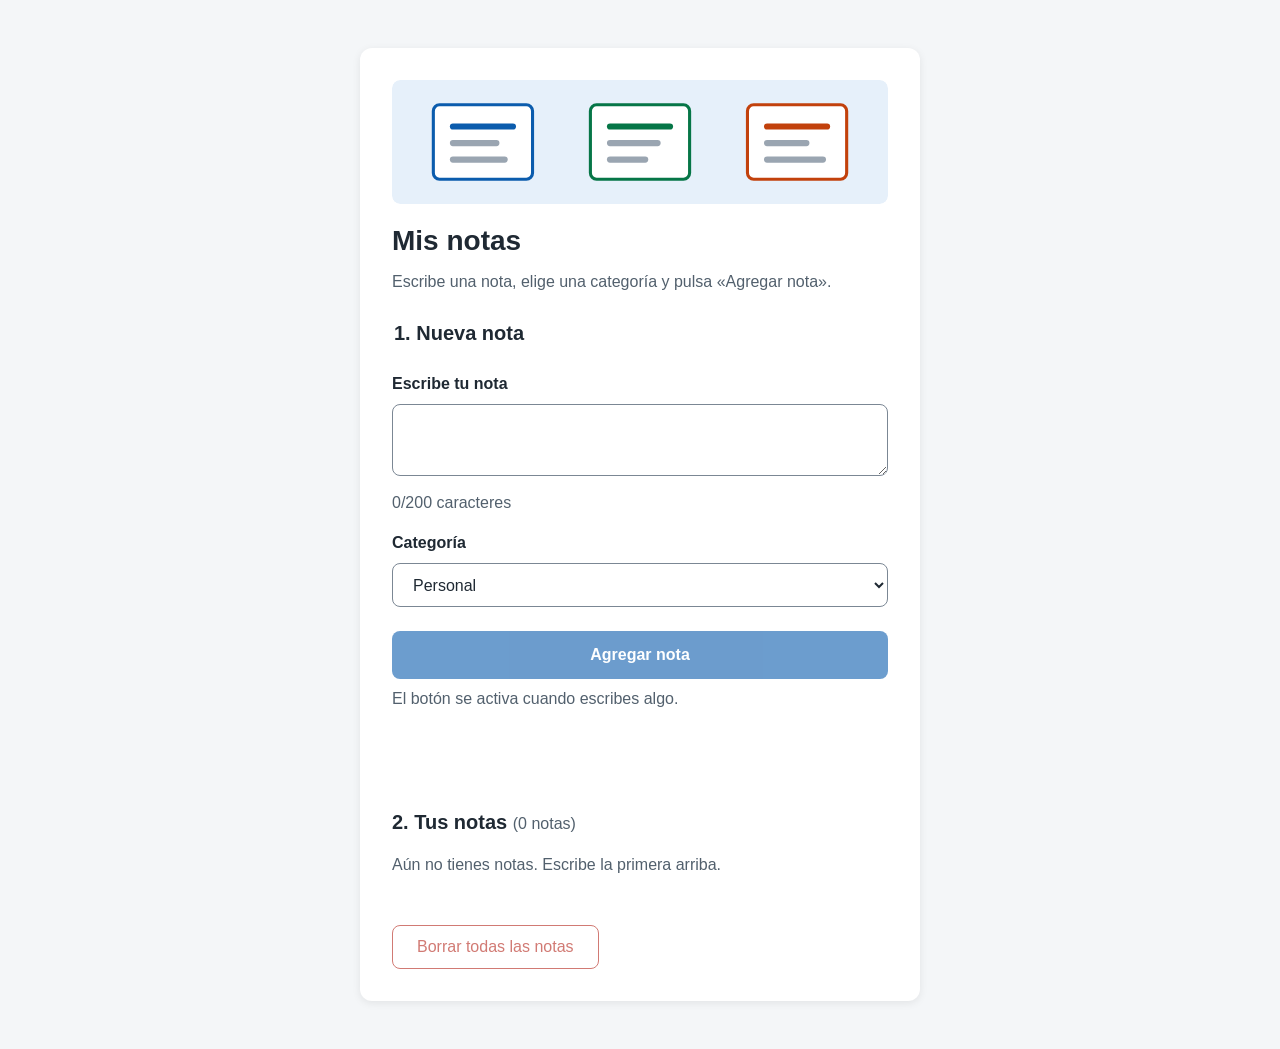
<file: index.html>
<!DOCTYPE html>
<html lang="es">
<head>
  <meta charset="UTF-8">
  <meta name="viewport" content="width=device-width, initial-scale=1.0">
  <title>Mis notas</title>
  <link rel="stylesheet" href="estilos.css">
</head>
<body>
  <main class="tarjeta">
    <img src="img/banner.svg" alt="Ilustración de tres notas de colores sobre un fondo azul claro" width="480" height="120">
    <h1>Mis notas</h1>
    <p class="ayuda">Escribe una nota, elige una categoría y pulsa «Agregar nota».</p>

    <form id="formulario" novalidate>
      <fieldset>
        <legend>1. Nueva nota</legend>

        <label for="texto">Escribe tu nota</label>
        <textarea id="texto" rows="3" maxlength="200" required aria-describedby="contador"></textarea>
        <p id="contador" class="contador">0/200 caracteres</p>

        <label for="categoria">Categoría</label>
        <select id="categoria" required>
          <option>Personal</option>
          <option>Estudio</option>
          <option>Trabajo</option>
        </select>
      </fieldset>

      <div class="acciones">
        <button type="submit" id="agregar" class="boton-principal" disabled>Agregar nota</button>
      </div>
      <p class="ayuda pequeno">El botón se activa cuando escribes algo.</p>
    </form>

    <div class="aviso">
      <p id="mensaje" class="mensaje" role="status"></p>
      <button type="button" id="deshacer" class="boton-secundario" hidden>Deshacer</button>
    </div>

    <section aria-labelledby="titulo-lista">
      <h2 id="titulo-lista">2. Tus notas <span id="total" class="total"></span></h2>
      <div id="listado"></div>
      <div class="acciones">
        <button type="button" id="borrar-todas" class="boton-peligro">Borrar todas las notas</button>
      </div>
    </section>
  </main>
  <script src="app.js"></script>
</body>
</html>
</file>
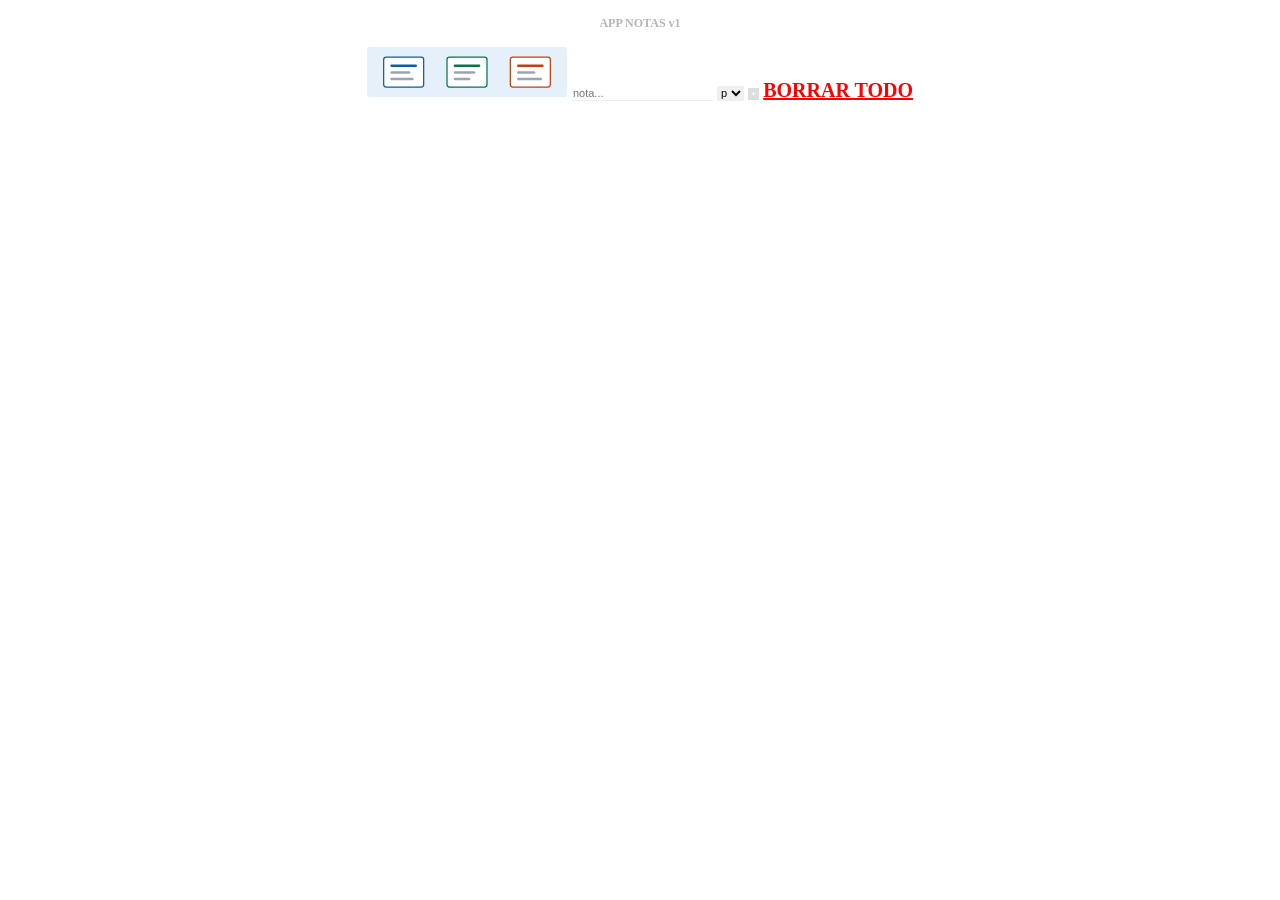
<file: antes/index.html>
<!DOCTYPE html>
<html>
<head>
  <meta charset="UTF-8">
  <title>pagina</title>
  <link rel="stylesheet" href="estilos.css">
</head>
<body>
  <h4>APP NOTAS v1</h4>
  <img src="../img/banner.svg">
  <input id="n" placeholder="nota...">
  <select id="c"><option>p</option><option>e</option><option>t</option><option>o</option><option>x</option><option>y</option></select>
  <button id="b">+</button>
  <a href="#" id="t">BORRAR TODO</a>
  <ul id="l"></ul>
  <script src="app.js"></script>
</body>
</html>
</file>
<file: estilos.css>
:root {
  --color-primario: #0b5cad;
  --color-texto: #1f2933;
  --color-suave: #52606d;
  --color-borde: #7b8794;
  --color-fondo: #f4f6f8;
  --color-tarjeta: #ffffff;
  --color-error: #b42318;
  --color-exito: #067647;
  --color-foco: #c2410c;
  --espacio: 16px;
}
* { box-sizing: border-box; }
body {
  margin: 0;
  padding: var(--espacio);
  font-family: Arial, Helvetica, sans-serif;
  font-size: 16px;
  line-height: 1.5;
  color: var(--color-texto);
  background: var(--color-fondo);
}

.tarjeta {
  max-width: 560px;
  margin: 32px auto;
  padding: 32px;
  background: var(--color-tarjeta);
  border-radius: 12px;
  box-shadow: 0 2px 8px rgba(0, 0, 0, 0.08);
}
.tarjeta img { display: block; width: 100%; height: auto; border-radius: 8px; }
h1 { font-size: 28px; margin: 16px 0 8px; }
h2 { font-size: 20px; margin: 32px 0 16px; }
h3 { font-size: 16px; margin: 24px 0 8px; color: var(--color-suave); }
.ayuda { color: var(--color-suave); margin: 0 0 24px; }
.pequeno { font-size: 16px; margin: 8px 0 0; }
.total { font-size: 16px; font-weight: normal; color: var(--color-suave); }

fieldset { border: none; padding: 0; margin: 0 0 24px; }
legend { font-size: 20px; font-weight: bold; margin-bottom: 8px; }
label { display: block; font-weight: bold; margin: 16px 0 8px; }

input, select, textarea {
  width: 100%;
  min-height: 44px;
  padding: 8px 16px;
  font-family: inherit;
  font-size: 16px;
  color: var(--color-texto);
  background: #ffffff;
  border: 1px solid var(--color-borde);
  border-radius: 8px;
}
textarea { resize: vertical; }
.contador { margin: 8px 0 0; font-size: 16px; color: var(--color-suave); }

.acciones { display: flex; gap: 24px; flex-wrap: wrap; }
button {
  min-height: 44px;
  min-width: 44px;
  padding: 8px 24px;
  font-family: inherit;
  font-size: 16px;
  border-radius: 8px;
  cursor: pointer;
}
.boton-principal {
  flex: 1;
  min-height: 48px;
  background: var(--color-primario);
  color: #ffffff;
  border: none;
  font-weight: bold;
}
.boton-principal:disabled { opacity: 0.6; cursor: not-allowed; }
.boton-secundario {
  background: transparent;
  color: var(--color-primario);
  border: 1px solid var(--color-primario);
}
.boton-peligro,
.boton-eliminar {
  background: transparent;
  color: var(--color-error);
  border: 1px solid var(--color-error);
}
.boton-peligro:disabled { opacity: 0.6; cursor: not-allowed; }

:focus-visible { outline: 3px solid var(--color-foco); outline-offset: 2px; }

.aviso { display: flex; align-items: center; gap: 16px; flex-wrap: wrap; min-height: 48px; margin: 16px 0 0; }
.mensaje { margin: 0; font-weight: bold; }
.mensaje.error { color: var(--color-error); }
.mensaje.exito { color: var(--color-exito); }
.mensaje.info { color: var(--color-primario); }

.nota {
  display: flex;
  align-items: center;
  justify-content: space-between;
  gap: 16px;
  margin: 0 0 8px;
  padding: 16px;
  background: var(--color-fondo);
  border-radius: 8px;
}
.nota-texto { margin: 0; overflow-wrap: anywhere; }
.vacio { color: var(--color-suave); margin: 0 0 24px; }
#borrar-todas { margin-top: 24px; }
</file>
<file: antes/estilos.css>
body { font-family: "Times New Roman"; text-align: center; color: #b5b5b5; margin: 0; }
h4 { font-size: 12px; }
img { width: 200px; }
input, select { border: none; border-bottom: 1px solid #eeeeee; font-size: 11px; }
button { font-size: 9px; padding: 1px 3px; background: #ddd; color: #fff; border: none; }
a { color: red; font-size: 20px; font-weight: bold; }
li { font-size: 11px; }
*:focus { outline: none; }
</file>
